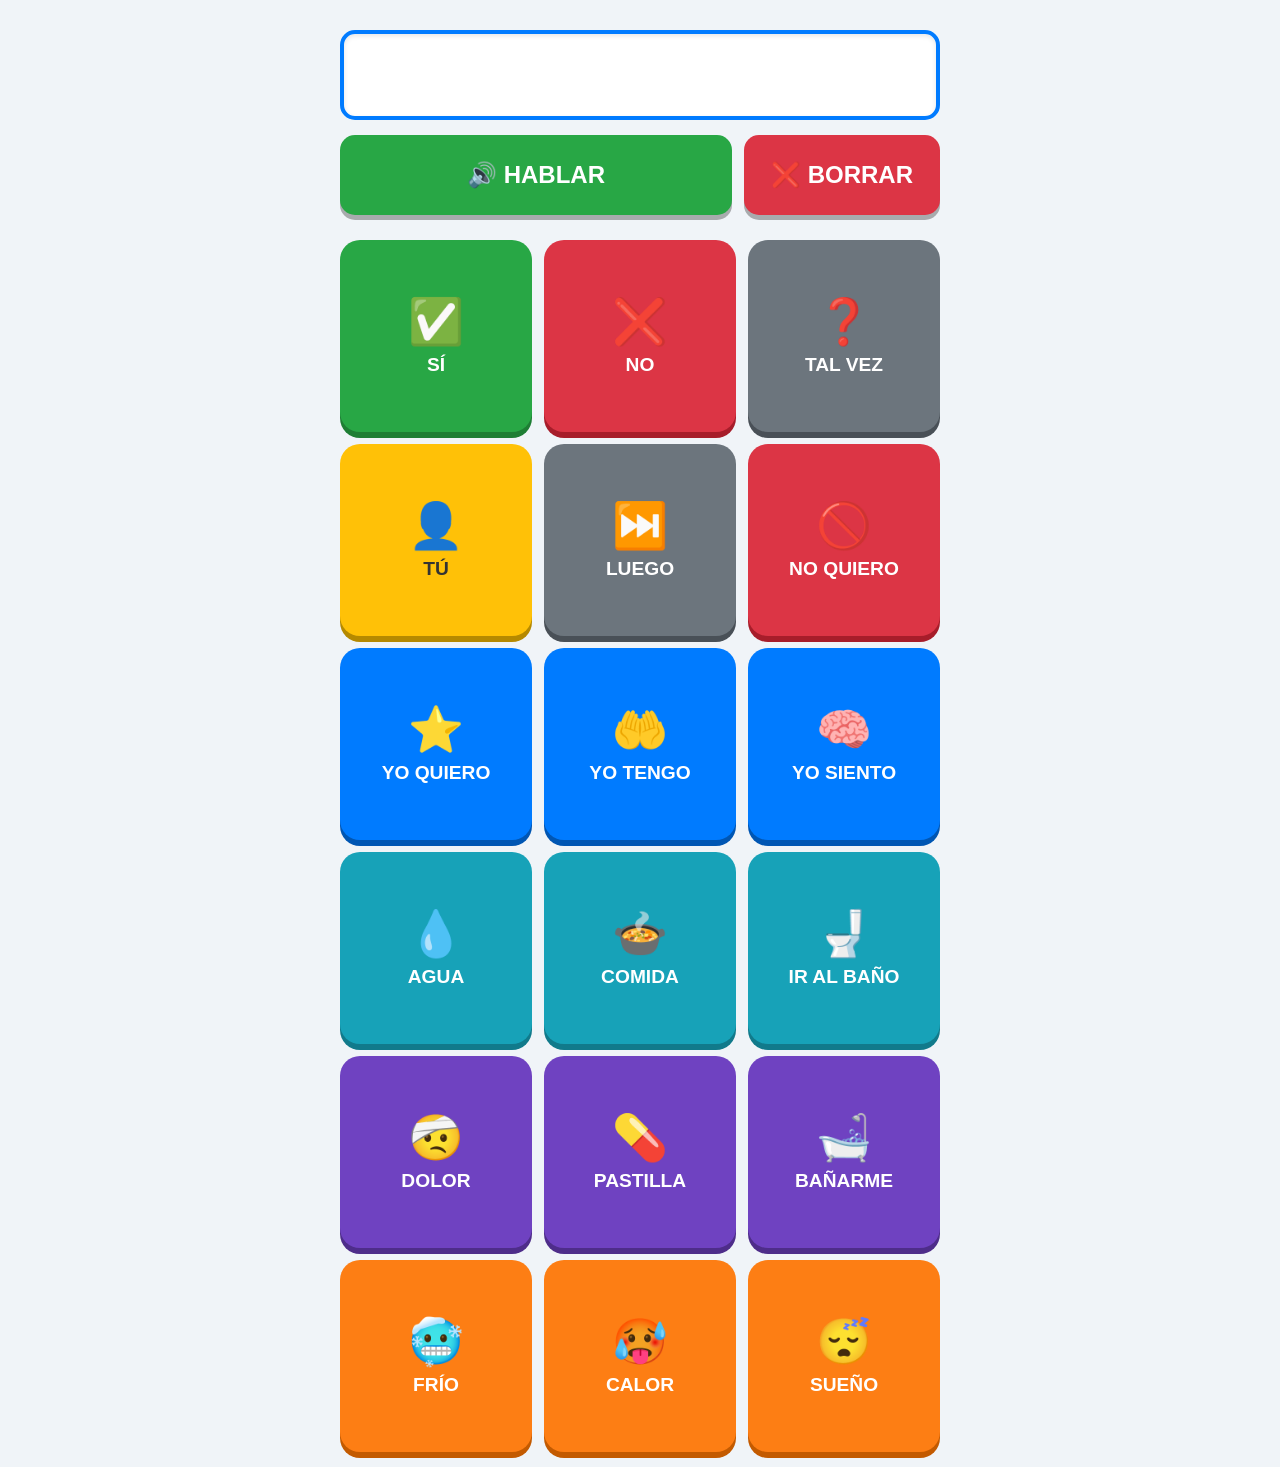
<file: index.html>
<!DOCTYPE html>
<html lang="es">
<head>
    <meta charset="UTF-8">
    <meta name="viewport" content="width=device-width, initial-scale=1.0, maximum-scale=1.0, user-scalable=no">
    <title>Comunicador Voz Masculina</title>
    <link rel="stylesheet" href="style.css">
</head>
<body>

    <div id="area-frase"></div>

    <div class="controles-principales">
        <button class="btn-accion btn-hablar" onclick="reproducirFrase()">🔊 HABLAR</button>
        <button class="btn-accion btn-borrar" onclick="limpiarTodo()">❌ BORRAR</button>
    </div>

    <div class="contenedor-grid">
        <button class="btn-palabra afirmacion" onclick="addDirecto('SÍ')"><span class="emoji">✅</span>SÍ</button>
        <button class="btn-palabra negacion" onclick="addDirecto('NO')"><span class="emoji">❌</span>NO</button>
        <button class="btn-palabra conector" onclick="addDirecto('Tal vez')"><span class="emoji">❓</span>TAL VEZ</button>

        <button class="btn-palabra sujeto" onclick="addDirecto('Tú')"><span class="emoji">👤</span>TÚ</button>
        <button class="btn-palabra conector" onclick="addDirecto('Luego')"><span class="emoji">⏭️</span>LUEGO</button>
        <button class="btn-palabra negacion" onclick="addDirecto('No quiero')"><span class="emoji">🚫</span>NO QUIERO</button>

        <button class="btn-palabra verbo" onclick="addSilencio('Yo quiero')"><span class="emoji">⭐</span>YO QUIERO</button>
        <button class="btn-palabra verbo" onclick="addSilencio('Yo tengo')"><span class="emoji">🤲</span>YO TENGO</button>
        <button class="btn-palabra verbo" onclick="addSilencio('Yo siento')"><span class="emoji">🧠</span>YO SIENTO</button>

        <button class="btn-palabra objeto" onclick="addSilencio('Agua')"><span class="emoji">💧</span>AGUA</button>
        <button class="btn-palabra objeto" onclick="addSilencio('Comida')"><span class="emoji">🍲</span>COMIDA</button>
        <button class="btn-palabra objeto" onclick="addSilencio('Ir al baño')"><span class="emoji">🚽</span>IR AL BAÑO</button>

        <button class="btn-palabra salud" onclick="addSilencio('Dolor')"><span class="emoji">🤕</span>DOLOR</button>
        <button class="btn-palabra salud" onclick="addSilencio('Medicina')"><span class="emoji">💊</span>PASTILLA</button>
        <button class="btn-palabra salud" onclick="addSilencio('Bañarme')"><span class="emoji">🛁</span>BAÑARME</button>

        <button class="btn-palabra estado" onclick="addSilencio('Frío')"><span class="emoji">🥶</span>FRÍO</button>
        <button class="btn-palabra estado" onclick="addSilencio('Calor')"><span class="emoji">🥵</span>CALOR</button>
        <button class="btn-palabra estado" onclick="addSilencio('Sueño')"><span class="emoji">😴</span>SUEÑO</button>
    </div>

    <script src="script.js"></script>
</body>
</html>
</file>
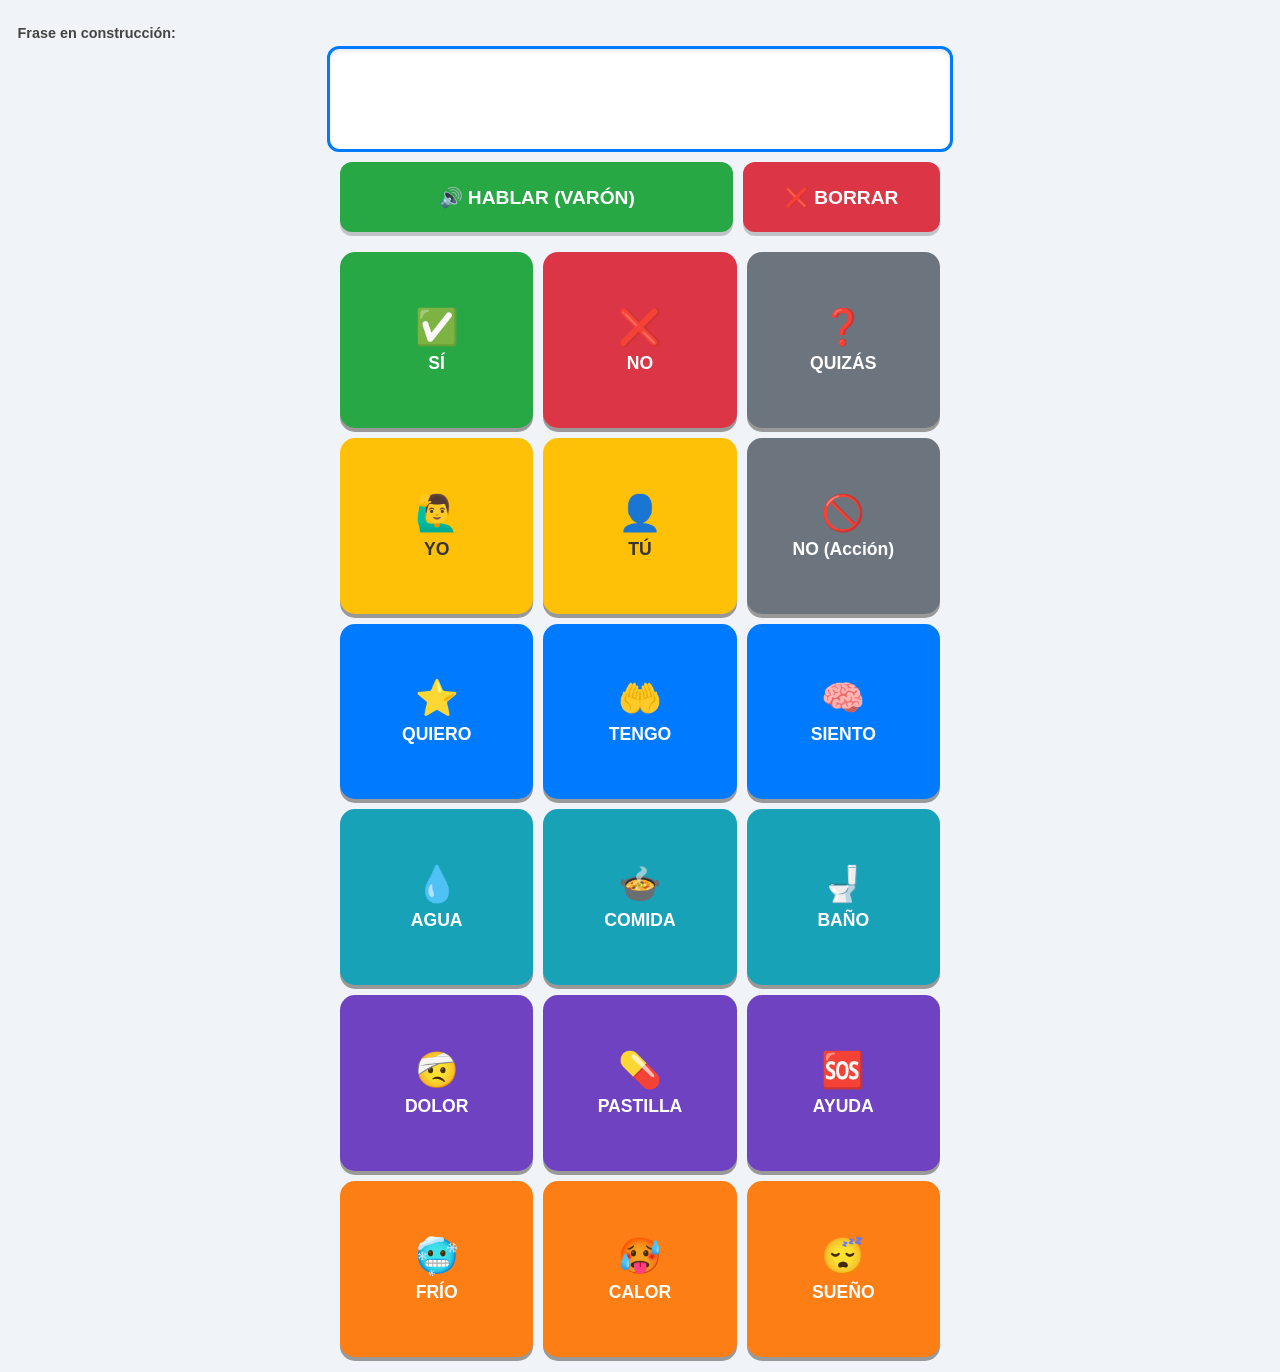
<file: traductor.html>
<!DOCTYPE html>
<html lang="es">
<head>
    <meta charset="UTF-8">
    <meta name="viewport" content="width=device-width, initial-scale=1.0, maximum-scale=1.0, user-scalable=no">
    <title>Comunicador Voz Masculina</title>
    <style>
        body { font-family: 'Segoe UI', Arial, sans-serif; background-color: #f0f4f8; margin: 0; padding: 15px; display: flex; flex-direction: column; align-items: center; }
        .seccion-label { width: 100%; font-weight: bold; color: #444; margin: 10px 0 5px 5px; font-size: 0.9rem; }
        #area-frase { width: 100%; max-width: 600px; min-height: 80px; background: #fff; border: 3px solid #007bff; border-radius: 12px; padding: 10px; display: flex; flex-wrap: wrap; gap: 8px; box-shadow: inset 0 2px 4px rgba(0,0,0,0.1); margin-bottom: 10px; }
        .palabra-bloque { background: #e3f2fd; border: 2px solid #2196f3; padding: 10px 15px; border-radius: 8px; font-size: 1.3rem; font-weight: bold; color: #0d47a1; }
        .controles-principales { display: grid; grid-template-columns: 2fr 1fr; gap: 10px; width: 100%; max-width: 600px; margin-bottom: 20px; }
        .btn-accion { height: 70px; border-radius: 12px; border: none; font-size: 1.2rem; font-weight: bold; color: white; cursor: pointer; box-shadow: 0 4px rgba(0,0,0,0.2); }
        .btn-hablar { background-color: #28a745; }
        .btn-borrar { background-color: #dc3545; }
        .contenedor-grid { display: grid; grid-template-columns: repeat(3, 1fr); gap: 10px; width: 100%; max-width: 600px; }
        .btn-palabra { aspect-ratio: 1.1 / 1; border: none; border-radius: 15px; font-size: 1.1rem; font-weight: bold; display: flex; flex-direction: column; align-items: center; justify-content: center; cursor: pointer; color: white; box-shadow: 0 4px #999; padding: 5px; }
        .btn-palabra:active { transform: translateY(3px); box-shadow: 0 1px #666; }
        .emoji { font-size: 2.2rem; margin-bottom: 5px; }
        .afirmacion { background-color: #28a745; }
        .negacion { background-color: #dc3545; }
        .sujeto { background-color: #ffc107; color: #333; }
        .verbo { background-color: #007bff; }
        .conector { background-color: #6c757d; }
        .estado { background-color: #fd7e14; }
        .objeto { background-color: #17a2b8; }
        .salud { background-color: #6f42c1; }
    </style>
</head>
<body>

    <div class="seccion-label">Frase en construcción:</div>
    <div id="area-frase"></div>

    <div class="controles-principales">
        <button class="btn-accion btn-hablar" onclick="reproducirFrase()">🔊 HABLAR (VARÓN)</button>
        <button class="btn-accion btn-borrar" onclick="limpiarTodo()">❌ BORRAR</button>
    </div>

    <div class="contenedor-grid">
        <button class="btn-palabra afirmacion" onclick="add('SÍ')"><span class="emoji">✅</span>SÍ</button>
        <button class="btn-palabra negacion" onclick="add('NO')"><span class="emoji">❌</span>NO</button>
        <button class="btn-palabra conector" onclick="add('Tal vez')"><span class="emoji">❓</span>QUIZÁS</button>

        <button class="btn-palabra sujeto" onclick="add('Yo')"><span class="emoji">🙋‍♂️</span>YO</button>
        <button class="btn-palabra sujeto" onclick="add('Tú')"><span class="emoji">👤</span>TÚ</button>
        <button class="btn-palabra conector" onclick="add('No')"><span class="emoji">🚫</span>NO (Acción)</button>

        <button class="btn-palabra verbo" onclick="add('Quiero')"><span class="emoji">⭐</span>QUIERO</button>
        <button class="btn-palabra verbo" onclick="add('Tengo')"><span class="emoji">🤲</span>TENGO</button>
        <button class="btn-palabra verbo" onclick="add('Siento')"><span class="emoji">🧠</span>SIENTO</button>

        <button class="btn-palabra objeto" onclick="add('Agua')"><span class="emoji">💧</span>AGUA</button>
        <button class="btn-palabra objeto" onclick="add('Comida')"><span class="emoji">🍲</span>COMIDA</button>
        <button class="btn-palabra objeto" onclick="add('Baño')"><span class="emoji">🚽</span>BAÑO</button>

        <button class="btn-palabra salud" onclick="add('Dolor')"><span class="emoji">🤕</span>DOLOR</button>
        <button class="btn-palabra salud" onclick="add('Medicina')"><span class="emoji">💊</span>PASTILLA</button>
        <button class="btn-palabra salud" onclick="add('Ayuda')"><span class="emoji">🆘</span>AYUDA</button>

        <button class="btn-palabra estado" onclick="add('Frío')"><span class="emoji">🥶</span>FRÍO</button>
        <button class="btn-palabra estado" onclick="add('Calor')"><span class="emoji">🥵</span>CALOR</button>
        <button class="btn-palabra estado" onclick="add('Sueño')"><span class="emoji">😴</span>SUEÑO</button>
    </div>

    <script>
        let fraseArray = [];
        let vozMasculina = null;

        // Cargar voces y buscar una masculina
        function cargarVoces() {
            const voces = window.speechSynthesis.getVoices();
            // Busca voces en español que suenen a hombre (Microsoft Helia o Google español suelen ser las opciones)
            vozMasculina = voces.find(v => (v.lang.includes('es') && (v.name.includes('Male') || v.name.includes('David') || v.name.includes('Pablo')))) 
                           || voces.find(v => v.lang.includes('es'));
        }

        window.speechSynthesis.onvoiceschanged = cargarVoces;

        function hablar(texto, velocidad = 0.85) {
            window.speechSynthesis.cancel();
            const u = new SpeechSynthesisUtterance(texto);
            if (vozMasculina) u.voice = vozMasculina;
            
            u.lang = 'es-ES';
            u.rate = velocidad; 
            u.pitch = 0.8; // BAJAMOS EL TONO: 1.0 es normal, 0.8 es más grave/varonil
            
            window.speechSynthesis.speak(u);
        }

        function add(palabra) {
            fraseArray.push(palabra);
            actualizarVisual();
            hablar(palabra, 1.1);
        }

        function actualizarVisual() {
            const area = document.getElementById('area-frase');
            area.innerHTML = '';
            fraseArray.forEach(p => {
                const div = document.createElement('div');
                div.className = 'palabra-bloque';
                div.innerText = p;
                area.appendChild(div);
            });
        }

        function reproducirFrase() {
            if (fraseArray.length === 0) return;
            hablar(fraseArray.join(' '), 0.8);
        }

        function limpiarTodo() {
            fraseArray = [];
            actualizarVisual();
            window.speechSynthesis.cancel();
        }
    </script>
</body>
</html>
</file>
<file: style.css>
body { 
    font-family: 'Segoe UI', Arial, sans-serif; 
    background-color: #f0f4f8; 
    margin: 0; 
    padding: 15px; 
    display: flex; 
    flex-direction: column; 
    align-items: center; 
}

#area-frase { 
    width: 100%; 
    max-width: 600px; 
    min-height: 90px; 
    background: #fff; 
    border: 4px solid #007bff; 
    border-radius: 15px; 
    padding: 12px; 
    display: flex; 
    flex-wrap: wrap; 
    gap: 10px; 
    box-shadow: inset 0 2px 5px rgba(0,0,0,0.1); 
    margin: 15px 0; 
    box-sizing: border-box; 
}

.palabra-bloque { 
    background: #e3f2fd; 
    border: 2px solid #2196f3; 
    padding: 12px 18px; 
    border-radius: 10px; 
    font-size: 1.5rem; 
    font-weight: bold; 
    color: #0d47a1; 
}

.controles-principales { 
    display: grid; 
    grid-template-columns: 2fr 1fr; 
    gap: 12px; 
    width: 100%; 
    max-width: 600px; 
    margin-bottom: 25px; 
}

.btn-accion { 
    height: 80px; 
    border-radius: 15px; 
    border: none; 
    font-size: 1.5rem; 
    font-weight: bold; 
    color: white; 
    cursor: pointer; 
    box-shadow: 0 5px rgba(0,0,0,0.3); 
}

.btn-hablar { background-color: #28a745; }
.btn-borrar { background-color: #dc3545; }

.contenedor-grid { 
    display: grid; 
    grid-template-columns: repeat(3, 1fr); 
    gap: 12px; 
    width: 100%; 
    max-width: 600px; 
}

.btn-palabra { 
    aspect-ratio: 1 / 1; 
    border: none; 
    border-radius: 20px; 
    font-size: 1.2rem; 
    font-weight: 900; 
    display: flex; 
    flex-direction: column; 
    align-items: center; 
    justify-content: center; 
    cursor: pointer; 
    color: white; 
    box-shadow: 0 6px #999; 
    padding: 10px; 
    text-align: center; 
    line-height: 1.1; 
    text-transform: uppercase; 
}

.btn-palabra:active { 
    transform: translateY(4px); 
    box-shadow: 0 2px #666; 
}

.emoji { 
    font-size: 2.8rem; 
    margin-bottom: 8px; 
}

/* Colores */
.afirmacion { background-color: #28a745; box-shadow: 0 6px #1e7e34; }
.negacion { background-color: #dc3545; box-shadow: 0 6px #a71d2a; }
.sujeto { background-color: #ffc107; color: #333; box-shadow: 0 6px #b58900; }
.verbo { background-color: #007bff; box-shadow: 0 6px #0056b3; }
.conector { background-color: #6c757d; box-shadow: 0 6px #495057; }
.estado { background-color: #fd7e14; box-shadow: 0 6px #c35a00; }
.objeto { background-color: #17a2b8; box-shadow: 0 6px #117a8b; }
.salud { background-color: #6f42c1; box-shadow: 0 6px #4e2d8a; }

@media (max-width: 400px) {
    .btn-palabra { font-size: 1rem; }
    .emoji { font-size: 2.2rem; }
}
</file>
